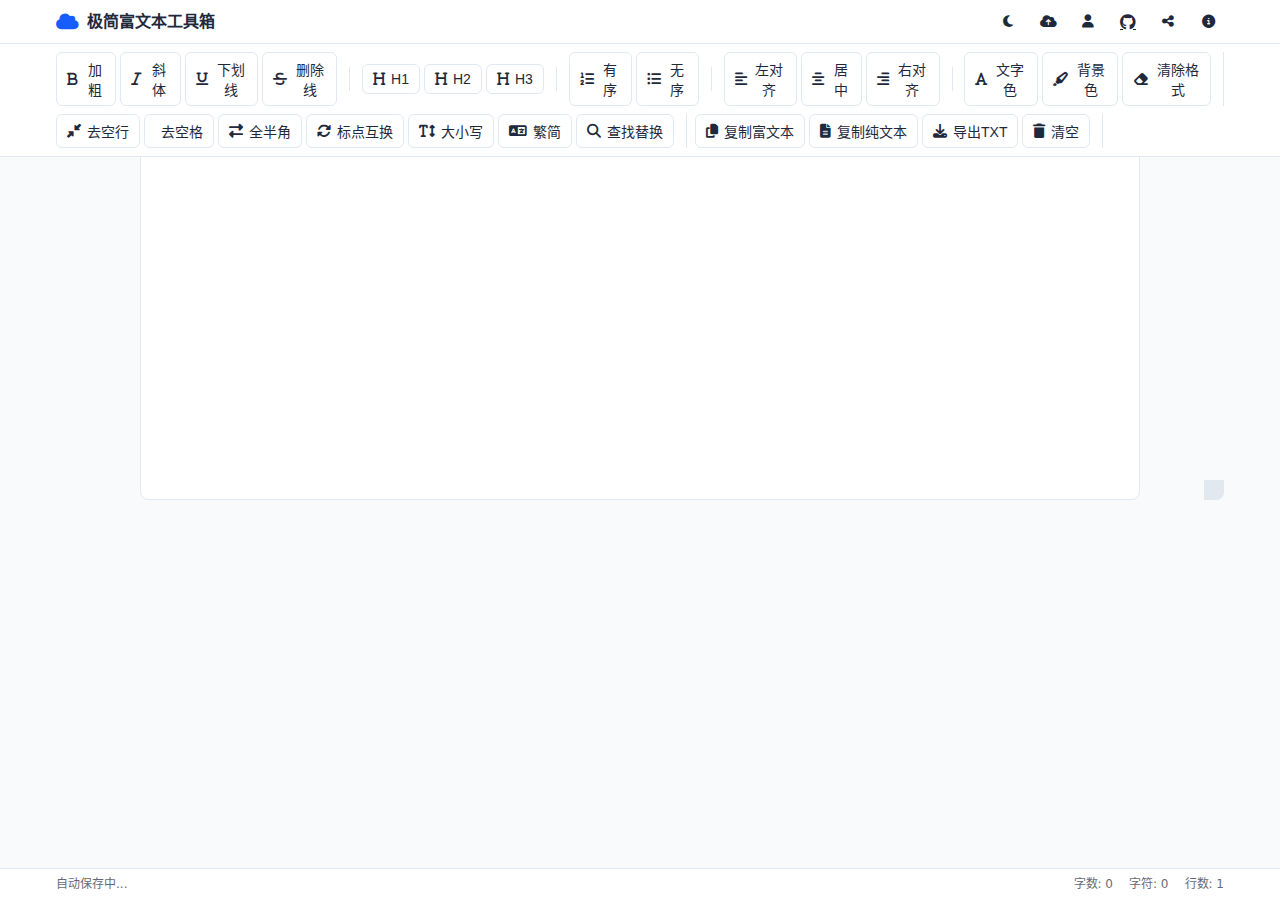
<file: index.html>
<!DOCTYPE html>
<html lang="zh-CN">
<head>
    <meta charset="UTF-8">
    <meta name="viewport" content="width=device-width, initial-scale=1.0">
    <title>云笺 - 极简富文本工具箱</title>
    <link rel="stylesheet" href="https://cdn.bootcdn.net/ajax/libs/font-awesome/6.4.0/css/all.min.css">
    <link rel="stylesheet" href="style.css">
</head>
<body>
    <!-- 顶部导航栏 -->
    <header class="navbar">
        <div class="container">
            <div class="navbar-left">
                <i class="fas fa-cloud"></i>
                <span>极简富文本工具箱</span>
            </div>
            <div class="navbar-right">
                <button id="theme-toggle" class="navbar-btn" title="切换主题">
                    <i class="fas fa-moon"></i>
                </button>
                <button id="cloud-backup" class="navbar-btn" title="云备份">
                    <i class="fas fa-cloud-upload-alt"></i>
                </button>
                <button id="user-btn" class="navbar-btn" title="用户">
                    <i class="fas fa-user"></i>
                </button>
                <a href="https://github.com/Youreln/Cloudpad" target="_blank" class="navbar-btn" title="GitHub 项目">
                    <i class="fab fa-github"></i>
                </a>
                <button id="share-btn" class="navbar-btn" title="分享">
                    <i class="fas fa-share-alt"></i>
                </button>
                <button id="about-btn" class="navbar-btn" title="关于">
                    <i class="fas fa-info-circle"></i>
                </button>
            </div>
        </div>
    </header>

    <!-- 功能工具栏 -->
    <div class="toolbar">
        <div class="container">
            <!-- 工具栏分组 - 富文本编辑 -->
            <div class="toolbar-group">
                <button class="toolbar-btn" data-command="bold" title="加粗">
                    <i class="fas fa-bold"></i>
                    <span>加粗</span>
                </button>
                <button class="toolbar-btn" data-command="italic" title="斜体">
                    <i class="fas fa-italic"></i>
                    <span>斜体</span>
                </button>
                <button class="toolbar-btn" data-command="underline" title="下划线">
                    <i class="fas fa-underline"></i>
                    <span>下划线</span>
                </button>
                <button class="toolbar-btn" data-command="strikeThrough" title="删除线">
                    <i class="fas fa-strikethrough"></i>
                    <span>删除线</span>
                </button>
                <div class="toolbar-separator"></div>
                <button class="toolbar-btn" data-command="formatBlock" data-value="<h1>" title="H1标题">
                    <i class="fas fa-heading"></i>
                    <span>H1</span>
                </button>
                <button class="toolbar-btn" data-command="formatBlock" data-value="<h2>" title="H2标题">
                    <i class="fas fa-heading"></i>
                    <span>H2</span>
                </button>
                <button class="toolbar-btn" data-command="formatBlock" data-value="<h3>" title="H3标题">
                    <i class="fas fa-heading"></i>
                    <span>H3</span>
                </button>
                <div class="toolbar-separator"></div>
                <button class="toolbar-btn" data-command="insertOrderedList" title="有序列表">
                    <i class="fas fa-list-ol"></i>
                    <span>有序</span>
                </button>
                <button class="toolbar-btn" data-command="insertUnorderedList" title="无序列表">
                    <i class="fas fa-list-ul"></i>
                    <span>无序</span>
                </button>
                <div class="toolbar-separator"></div>
                <button class="toolbar-btn" data-command="justifyLeft" title="左对齐">
                    <i class="fas fa-align-left"></i>
                    <span>左对齐</span>
                </button>
                <button class="toolbar-btn" data-command="justifyCenter" title="居中对齐">
                    <i class="fas fa-align-center"></i>
                    <span>居中</span>
                </button>
                <button class="toolbar-btn" data-command="justifyRight" title="右对齐">
                    <i class="fas fa-align-right"></i>
                    <span>右对齐</span>
                </button>
                <div class="toolbar-separator"></div>
                <button class="toolbar-btn" data-command="foreColor" title="文字颜色">
                    <i class="fas fa-font"></i>
                    <span>文字色</span>
                </button>
                <button class="toolbar-btn" data-command="hiliteColor" title="背景颜色">
                    <i class="fas fa-highlighter"></i>
                    <span>背景色</span>
                </button>
                <button class="toolbar-btn" data-command="removeFormat" title="清除格式">
                    <i class="fas fa-eraser"></i>
                    <span>清除格式</span>
                </button>
            </div>

            <!-- 工具栏分组 - 文本清洗 -->
            <div class="toolbar-group">
                <button id="remove-empty-lines" class="toolbar-btn" title="去空行">
                    <i class="fas fa-compress-alt"></i>
                    <span>去空行</span>
                </button>
                <button id="remove-spaces" class="toolbar-btn" title="去多余空格">
                    <i class="fas fa-trim"></i>
                    <span>去空格</span>
                </button>
                <button id="fullwidth-halfwidth" class="toolbar-btn" title="全角半角互换">
                    <i class="fas fa-exchange-alt"></i>
                    <span>全半角</span>
                </button>
                <button id="punctuation-swap" class="toolbar-btn" title="中英文标点互换">
                    <i class="fas fa-sync-alt"></i>
                    <span>标点互换</span>
                </button>
                <button id="case-convert" class="toolbar-btn" title="大小写转换">
                    <i class="fas fa-text-height"></i>
                    <span>大小写</span>
                </button>
                <button id="traditional-simplified" class="toolbar-btn" title="繁简转换">
                    <i class="fas fa-language"></i>
                    <span>繁简</span>
                </button>
                <button id="find-replace" class="toolbar-btn" title="查找替换">
                    <i class="fas fa-search"></i>
                    <span>查找替换</span>
                </button>
            </div>

            <!-- 工具栏分组 - 操作 -->
            <div class="toolbar-group">
                <button id="copy-rich-text" class="toolbar-btn" title="复制富文本">
                    <i class="fas fa-copy"></i>
                    <span>复制富文本</span>
                </button>
                <button id="copy-plain-text" class="toolbar-btn" title="复制纯文本">
                    <i class="fas fa-file-alt"></i>
                    <span>复制纯文本</span>
                </button>
                <button id="export-txt" class="toolbar-btn" title="导出TXT">
                    <i class="fas fa-download"></i>
                    <span>导出TXT</span>
                </button>
                <button id="clear-content" class="toolbar-btn" title="清空">
                    <i class="fas fa-trash"></i>
                    <span>清空</span>
                </button>
            </div>

            <!-- 手机端下拉菜单 -->
            <div class="toolbar-mobile">
                <select id="mobile-toolbar">
                    <option value="">选择操作</option>
                    <!-- 富文本编辑 -->
                    <option value="bold">加粗</option>
                    <option value="italic">斜体</option>
                    <option value="underline">下划线</option>
                    <option value="strikeThrough">删除线</option>
                    <option value="h1">H1标题</option>
                    <option value="h2">H2标题</option>
                    <option value="h3">H3标题</option>
                    <option value="insertOrderedList">有序列表</option>
                    <option value="insertUnorderedList">无序列表</option>
                    <option value="justifyLeft">左对齐</option>
                    <option value="justifyCenter">居中</option>
                    <option value="justifyRight">右对齐</option>
                    <option value="removeFormat">清除格式</option>
                    <!-- 文本清洗 -->
                    <option value="remove-empty-lines">去空行</option>
                    <option value="remove-spaces">去多余空格</option>
                    <option value="fullwidth-halfwidth">全角半角互换</option>
                    <option value="punctuation-swap">中英文标点互换</option>
                    <option value="case-convert">大小写转换</option>
                    <option value="traditional-simplified">繁简转换</option>
                    <option value="find-replace">查找替换</option>
                    <!-- 操作 -->
                    <option value="copy-rich-text">复制富文本</option>
                    <option value="copy-plain-text">复制纯文本</option>
                    <option value="export-txt">导出TXT</option>
                    <option value="clear-content">清空</option>
                </select>
            </div>
        </div>
    </div>

    <!-- 主编辑区 -->
    <main class="main-content">
        <div class="container">
            <div class="editor-container">
                <div id="editor" contenteditable="true"></div>
                <div class="editor-resizer"></div>
            </div>
        </div>
    </main>

    <!-- 底部状态栏 -->
    <footer class="status-bar">
        <div class="container">
            <div class="status-left">
                <span id="save-status">自动保存中...</span>
            </div>
            <div class="status-right">
                <span id="word-count">字数: 0</span>
                <span id="char-count">字符: 0</span>
                <span id="line-count">行数: 0</span>
            </div>
        </div>
    </footer>

    <!-- 操作提示 -->
    <div id="toast" class="toast"></div>

    <!-- 查找替换弹窗 -->
    <div id="find-replace-modal" class="modal">
        <div class="modal-content">
            <div class="modal-header">
                <h3>查找替换</h3>
                <button id="close-modal" class="modal-close">&times;</button>
            </div>
            <div class="modal-body">
                <div class="form-group">
                    <label for="find-text">查找:</label>
                    <input type="text" id="find-text" class="form-input">
                </div>
                <div class="form-group">
                    <label for="replace-text">替换:</label>
                    <input type="text" id="replace-text" class="form-input">
                </div>
                <div class="form-group">
                    <label>
                        <input type="checkbox" id="replace-all"> 全局替换
                    </label>
                </div>
            </div>
            <div class="modal-footer">
                <button id="find-next" class="modal-btn">查找下一个</button>
                <button id="replace-btn" class="modal-btn">替换</button>
                <button id="replace-all-btn" class="modal-btn">全部替换</button>
            </div>
        </div>
    </div>

    <!-- 大小写转换弹窗 -->
    <div id="case-modal" class="modal">
        <div class="modal-content">
            <div class="modal-header">
                <h3>大小写转换</h3>
                <button class="modal-close">&times;</button>
            </div>
            <div class="modal-body">
                <div class="form-group">
                    <button id="to-uppercase" class="modal-btn">转换为大写</button>
                    <button id="to-lowercase" class="modal-btn">转换为小写</button>
                    <button id="to-titlecase" class="modal-btn">首字母大写</button>
                </div>
            </div>
        </div>
    </div>

    <!-- 一键回到顶部 -->
    <button id="back-to-top" class="back-to-top">
        <i class="fas fa-arrow-up"></i>
    </button>

    <!-- 分享弹窗 -->
    <div id="share-modal" class="modal">
        <div class="modal-content">
            <div class="modal-header">
                <h3>分享</h3>
                <button class="modal-close share-modal-close">&times;</button>
            </div>
            <div class="modal-body">
                <div class="share-options">
                    <button id="share-link" class="share-btn">
                        <i class="fas fa-link"></i>
                        <span>复制链接</span>
                    </button>
                    <button id="share-image" class="share-btn">
                        <i class="fas fa-image"></i>
                        <span>生成图片</span>
                    </button>
                    <button id="share-system" class="share-btn">
                        <i class="fas fa-share-alt"></i>
                        <span>系统分享</span>
                    </button>
                </div>
                
                <!-- 图片样式选项 -->
                <div id="image-options" class="image-options">
                    <h4>图片样式</h4>
                    <div class="style-options">
                        <button class="style-btn active" data-style="classic">
                            <i class="fas fa-palette"></i>
                            <span>经典</span>
                        </button>
                        <button class="style-btn" data-style="modern">
                            <i class="fas fa-square"></i>
                            <span>现代</span>
                        </button>
                        <button class="style-btn" data-style="minimal">
                            <i class="fas fa-minus"></i>
                            <span>极简</span>
                        </button>
                    </div>
                    
                    <!-- 预览区域 -->
                    <div class="preview-container">
                        <canvas id="share-canvas" class="share-canvas"></canvas>
                    </div>
                    
                    <div class="image-actions">
                        <button id="generate-image" class="modal-btn">生成图片</button>
                        <button id="download-image" class="modal-btn">下载图片</button>
                    </div>
                </div>
            </div>
        </div>
    </div>

    <!-- 用户弹窗 -->
    <div id="user-modal" class="modal">
        <div class="modal-content">
            <div class="modal-header">
                <h3 id="user-modal-title">用户登录</h3>
                <button class="modal-close user-modal-close">&times;</button>
            </div>
            <div class="modal-body">
                <div id="login-form">
                    <div class="form-group">
                        <label for="login-username">用户名:</label>
                        <input type="text" id="login-username" class="form-input" placeholder="请输入用户名">
                    </div>
                    <div class="form-group">
                        <label for="login-password">密码:</label>
                        <input type="password" id="login-password" class="form-input" placeholder="请输入密码">
                    </div>
                    <div class="form-actions">
                        <button id="login-btn" class="modal-btn">登录</button>
                        <button id="switch-to-register" class="modal-btn secondary">注册</button>
                    </div>
                </div>
                
                <div id="register-form" style="display: none;">
                    <div class="form-group">
                        <label for="register-username">用户名:</label>
                        <input type="text" id="register-username" class="form-input" placeholder="请输入用户名">
                    </div>
                    <div class="form-group">
                        <label for="register-password">密码:</label>
                        <input type="password" id="register-password" class="form-input" placeholder="请输入密码">
                    </div>
                    <div class="form-group">
                        <label for="register-confirm-password">确认密码:</label>
                        <input type="password" id="register-confirm-password" class="form-input" placeholder="请确认密码">
                    </div>
                    <div class="form-actions">
                        <button id="register-btn" class="modal-btn">注册</button>
                        <button id="switch-to-login" class="modal-btn secondary">登录</button>
                    </div>
                </div>
            </div>
        </div>
    </div>

    <!-- 云备份弹窗 -->
    <div id="cloud-modal" class="modal">
        <div class="modal-content">
            <div class="modal-header">
                <h3>云备份设置</h3>
                <button class="modal-close cloud-modal-close">&times;</button>
            </div>
            <div class="modal-body">
                <div class="form-group">
                    <label for="webdav-url">服务器地址:</label>
                    <input type="text" id="webdav-url" class="form-input" placeholder="请输入 WebDAV 服务器地址">
                    <small class="form-hint">坚果云个人版: https://dav.jianguoyun.com/dav/<br>坚果云团队版: https://dav.jianguoyun.com/dav/团队名称/</small>
                </div>
                <div class="form-group">
                    <label for="webdav-username">用户名:</label>
                    <input type="text" id="webdav-username" class="form-input" placeholder="请输入用户名">
                </div>
                <div class="form-group">
                    <label for="webdav-password">密码:</label>
                    <input type="password" id="webdav-password" class="form-input" placeholder="请输入密码">
                    <small class="form-hint">坚果云用户请使用应用密码</small>
                </div>
                <div class="form-group">
                    <label>
                        <input type="checkbox" id="local-save"> 本地保存
                    </label>
                </div>
                <div class="form-group">
                    <label>
                        <input type="checkbox" id="cloud-save"> 云端保存
                    </label>
                </div>
                <div class="form-note">
                    <p><strong>⚠️ 重要提示:</strong></p>
                    <div style="background: #fff3cd; border: 1px solid #ffc107; border-radius: 4px; padding: 10px; margin: 10px 0;">
                        <p style="margin: 0 0 10px 0; color: #856404;"><strong>浏览器安全限制</strong></p>
                        <p style="margin: 0; font-size: 13px; color: #856404;">
                            由于浏览器的CORS（跨域资源共享）安全策略，纯前端应用无法直接访问坚果云的WebDAV服务。
                            坚果云服务器没有配置允许跨域访问，浏览器会阻止此类请求。
                        </p>
                    </div>
                    <p><strong>替代方案:</strong></p>
                    <ol>
                        <li><strong>使用桌面客户端:</strong> 下载坚果云桌面客户端进行文件同步</li>
                        <li><strong>使用浏览器扩展:</strong> 安装支持WebDAV的浏览器扩展（如Floccus）</li>
                        <li><strong>使用本地服务器:</strong> 在本地搭建代理服务器转发请求</li>
                        <li><strong>仅使用本地保存:</strong> 勾选"本地保存"选项，数据保存在浏览器本地</li>
                    </ol>
                    <p><strong>坚果云WebDAV设置（供参考）:</strong></p>
                    <ol>
                        <li>登录坚果云官网，进入「账户信息」→「安全选项」</li>
                        <li>在「第三方应用管理」中添加应用密码</li>
                        <li>服务器地址: https://dav.jianguoyun.com/dav/</li>
                    </ol>
                </div>
                <div class="form-group">
                    <label>
                        <input type="checkbox" id="auto-backup"> 自动云备份
                    </label>
                </div>
                <div class="form-group">
                    <label>
                        <input type="checkbox" id="show-files"> 显示已备份文件
                    </label>
                </div>
                <div class="cloud-actions">
                    <button id="save-webdav" class="modal-btn">保存设置</button>
                    <button id="test-connection" class="modal-btn secondary">测试连接</button>
                    <button id="manual-backup" class="modal-btn secondary">手动备份</button>
                </div>
                
                <!-- 已备份文件列表 -->
                <div id="backup-files" class="backup-files" style="display: none;">
                    <h4>已备份文件</h4>
                    <ul id="files-list" class="files-list"></ul>
                </div>
            </div>
        </div>
    </div>

    <script src="script.js"></script>
</body>
</html>
</file>
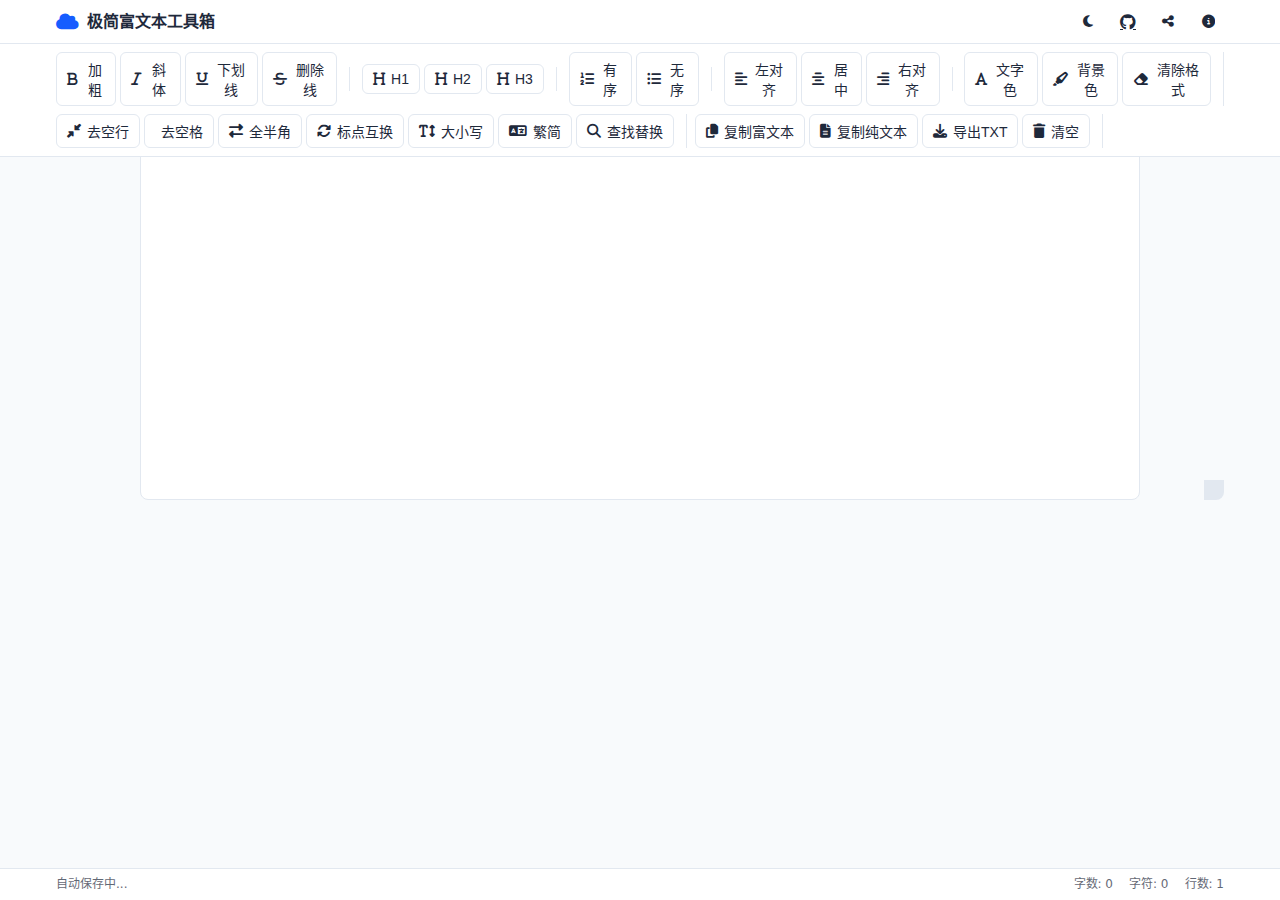
<file: web/index.html>
<!DOCTYPE html>
<html lang="zh-CN">
<head>
    <meta charset="UTF-8">
    <meta name="viewport" content="width=device-width, initial-scale=1.0">
    <title>云笺 - 极简富文本工具箱</title>
    <link rel="stylesheet" href="https://cdn.bootcdn.net/ajax/libs/font-awesome/6.4.0/css/all.min.css">
    <link rel="stylesheet" href="style.css">
</head>
<body>
    <!-- 顶部导航栏 -->
    <header class="navbar">
        <div class="container">
            <div class="navbar-left">
                <i class="fas fa-cloud"></i>
                <span>极简富文本工具箱</span>
            </div>
            <div class="navbar-right">
                <button id="theme-toggle" class="navbar-btn" title="切换主题">
                    <i class="fas fa-moon"></i>
                </button>
                <a href="https://github.com/Youreln/Cloudpad" target="_blank" class="navbar-btn" title="GitHub 项目">
                    <i class="fab fa-github"></i>
                </a>
                <button id="share-btn" class="navbar-btn" title="分享">
                    <i class="fas fa-share-alt"></i>
                </button>
                <button id="about-btn" class="navbar-btn" title="关于">
                    <i class="fas fa-info-circle"></i>
                </button>
            </div>
        </div>
    </header>

    <!-- 功能工具栏 -->
    <div class="toolbar">
        <div class="container">
            <!-- 工具栏分组 - 富文本编辑 -->
            <div class="toolbar-group">
                <button class="toolbar-btn" data-command="bold" title="加粗">
                    <i class="fas fa-bold"></i>
                    <span>加粗</span>
                </button>
                <button class="toolbar-btn" data-command="italic" title="斜体">
                    <i class="fas fa-italic"></i>
                    <span>斜体</span>
                </button>
                <button class="toolbar-btn" data-command="underline" title="下划线">
                    <i class="fas fa-underline"></i>
                    <span>下划线</span>
                </button>
                <button class="toolbar-btn" data-command="strikeThrough" title="删除线">
                    <i class="fas fa-strikethrough"></i>
                    <span>删除线</span>
                </button>
                <div class="toolbar-separator"></div>
                <button class="toolbar-btn" data-command="formatBlock" data-value="<h1>" title="H1标题">
                    <i class="fas fa-heading"></i>
                    <span>H1</span>
                </button>
                <button class="toolbar-btn" data-command="formatBlock" data-value="<h2>" title="H2标题">
                    <i class="fas fa-heading"></i>
                    <span>H2</span>
                </button>
                <button class="toolbar-btn" data-command="formatBlock" data-value="<h3>" title="H3标题">
                    <i class="fas fa-heading"></i>
                    <span>H3</span>
                </button>
                <div class="toolbar-separator"></div>
                <button class="toolbar-btn" data-command="insertOrderedList" title="有序列表">
                    <i class="fas fa-list-ol"></i>
                    <span>有序</span>
                </button>
                <button class="toolbar-btn" data-command="insertUnorderedList" title="无序列表">
                    <i class="fas fa-list-ul"></i>
                    <span>无序</span>
                </button>
                <div class="toolbar-separator"></div>
                <button class="toolbar-btn" data-command="justifyLeft" title="左对齐">
                    <i class="fas fa-align-left"></i>
                    <span>左对齐</span>
                </button>
                <button class="toolbar-btn" data-command="justifyCenter" title="居中对齐">
                    <i class="fas fa-align-center"></i>
                    <span>居中</span>
                </button>
                <button class="toolbar-btn" data-command="justifyRight" title="右对齐">
                    <i class="fas fa-align-right"></i>
                    <span>右对齐</span>
                </button>
                <div class="toolbar-separator"></div>
                <button class="toolbar-btn" data-command="foreColor" title="文字颜色">
                    <i class="fas fa-font"></i>
                    <span>文字色</span>
                </button>
                <button class="toolbar-btn" data-command="hiliteColor" title="背景颜色">
                    <i class="fas fa-highlighter"></i>
                    <span>背景色</span>
                </button>
                <button class="toolbar-btn" data-command="removeFormat" title="清除格式">
                    <i class="fas fa-eraser"></i>
                    <span>清除格式</span>
                </button>
            </div>

            <!-- 工具栏分组 - 文本清洗 -->
            <div class="toolbar-group">
                <button id="remove-empty-lines" class="toolbar-btn" title="去空行">
                    <i class="fas fa-compress-alt"></i>
                    <span>去空行</span>
                </button>
                <button id="remove-spaces" class="toolbar-btn" title="去多余空格">
                    <i class="fas fa-trim"></i>
                    <span>去空格</span>
                </button>
                <button id="fullwidth-halfwidth" class="toolbar-btn" title="全角半角互换">
                    <i class="fas fa-exchange-alt"></i>
                    <span>全半角</span>
                </button>
                <button id="punctuation-swap" class="toolbar-btn" title="中英文标点互换">
                    <i class="fas fa-sync-alt"></i>
                    <span>标点互换</span>
                </button>
                <button id="case-convert" class="toolbar-btn" title="大小写转换">
                    <i class="fas fa-text-height"></i>
                    <span>大小写</span>
                </button>
                <button id="traditional-simplified" class="toolbar-btn" title="繁简转换">
                    <i class="fas fa-language"></i>
                    <span>繁简</span>
                </button>
                <button id="find-replace" class="toolbar-btn" title="查找替换">
                    <i class="fas fa-search"></i>
                    <span>查找替换</span>
                </button>
            </div>

            <!-- 工具栏分组 - 操作 -->
            <div class="toolbar-group">
                <button id="copy-rich-text" class="toolbar-btn" title="复制富文本">
                    <i class="fas fa-copy"></i>
                    <span>复制富文本</span>
                </button>
                <button id="copy-plain-text" class="toolbar-btn" title="复制纯文本">
                    <i class="fas fa-file-alt"></i>
                    <span>复制纯文本</span>
                </button>
                <button id="export-txt" class="toolbar-btn" title="导出TXT">
                    <i class="fas fa-download"></i>
                    <span>导出TXT</span>
                </button>
                <button id="clear-content" class="toolbar-btn" title="清空">
                    <i class="fas fa-trash"></i>
                    <span>清空</span>
                </button>
            </div>

            <!-- 手机端下拉菜单 -->
            <div class="toolbar-mobile">
                <select id="mobile-toolbar">
                    <option value="">选择操作</option>
                    <!-- 富文本编辑 -->
                    <option value="bold">加粗</option>
                    <option value="italic">斜体</option>
                    <option value="underline">下划线</option>
                    <option value="strikeThrough">删除线</option>
                    <option value="h1">H1标题</option>
                    <option value="h2">H2标题</option>
                    <option value="h3">H3标题</option>
                    <option value="insertOrderedList">有序列表</option>
                    <option value="insertUnorderedList">无序列表</option>
                    <option value="justifyLeft">左对齐</option>
                    <option value="justifyCenter">居中</option>
                    <option value="justifyRight">右对齐</option>
                    <option value="removeFormat">清除格式</option>
                    <!-- 文本清洗 -->
                    <option value="remove-empty-lines">去空行</option>
                    <option value="remove-spaces">去多余空格</option>
                    <option value="fullwidth-halfwidth">全角半角互换</option>
                    <option value="punctuation-swap">中英文标点互换</option>
                    <option value="case-convert">大小写转换</option>
                    <option value="traditional-simplified">繁简转换</option>
                    <option value="find-replace">查找替换</option>
                    <!-- 操作 -->
                    <option value="copy-rich-text">复制富文本</option>
                    <option value="copy-plain-text">复制纯文本</option>
                    <option value="export-txt">导出TXT</option>
                    <option value="clear-content">清空</option>
                </select>
            </div>
        </div>
    </div>

    <!-- 主编辑区 -->
    <main class="main-content">
        <div class="container">
            <div class="editor-container">
                <div id="editor" contenteditable="true"></div>
                <div class="editor-resizer"></div>
            </div>
        </div>
    </main>

    <!-- 底部状态栏 -->
    <footer class="status-bar">
        <div class="container">
            <div class="status-left">
                <span id="save-status">自动保存中...</span>
            </div>
            <div class="status-right">
                <span id="word-count">字数: 0</span>
                <span id="char-count">字符: 0</span>
                <span id="line-count">行数: 0</span>
            </div>
        </div>
    </footer>

    <!-- 操作提示 -->
    <div id="toast" class="toast"></div>

    <!-- 查找替换弹窗 -->
    <div id="find-replace-modal" class="modal">
        <div class="modal-content">
            <div class="modal-header">
                <h3>查找替换</h3>
                <button id="close-modal" class="modal-close">&times;</button>
            </div>
            <div class="modal-body">
                <div class="form-group">
                    <label for="find-text">查找:</label>
                    <input type="text" id="find-text" class="form-input">
                </div>
                <div class="form-group">
                    <label for="replace-text">替换:</label>
                    <input type="text" id="replace-text" class="form-input">
                </div>
                <div class="form-group">
                    <label>
                        <input type="checkbox" id="replace-all"> 全局替换
                    </label>
                </div>
            </div>
            <div class="modal-footer">
                <button id="find-next" class="modal-btn">查找下一个</button>
                <button id="replace-btn" class="modal-btn">替换</button>
                <button id="replace-all-btn" class="modal-btn">全部替换</button>
            </div>
        </div>
    </div>

    <!-- 大小写转换弹窗 -->
    <div id="case-modal" class="modal">
        <div class="modal-content">
            <div class="modal-header">
                <h3>大小写转换</h3>
                <button class="modal-close">&times;</button>
            </div>
            <div class="modal-body">
                <div class="form-group">
                    <button id="to-uppercase" class="modal-btn">转换为大写</button>
                    <button id="to-lowercase" class="modal-btn">转换为小写</button>
                    <button id="to-titlecase" class="modal-btn">首字母大写</button>
                </div>
            </div>
        </div>
    </div>

    <!-- 一键回到顶部 -->
    <button id="back-to-top" class="back-to-top">
        <i class="fas fa-arrow-up"></i>
    </button>

    <!-- 分享弹窗 -->
    <div id="share-modal" class="modal">
        <div class="modal-content">
            <div class="modal-header">
                <h3>分享</h3>
                <button class="modal-close share-modal-close">&times;</button>
            </div>
            <div class="modal-body">
                <div class="share-options">
                    <button id="share-link" class="share-btn">
                        <i class="fas fa-link"></i>
                        <span>复制链接</span>
                    </button>
                    <button id="share-image" class="share-btn">
                        <i class="fas fa-image"></i>
                        <span>生成图片</span>
                    </button>
                    <button id="share-system" class="share-btn">
                        <i class="fas fa-share-alt"></i>
                        <span>系统分享</span>
                    </button>
                </div>
                
                <!-- 图片样式选项 -->
                <div id="image-options" class="image-options">
                    <h4>图片样式</h4>
                    <div class="style-options">
                        <button class="style-btn active" data-style="classic">
                            <i class="fas fa-palette"></i>
                            <span>经典</span>
                        </button>
                        <button class="style-btn" data-style="modern">
                            <i class="fas fa-square"></i>
                            <span>现代</span>
                        </button>
                        <button class="style-btn" data-style="minimal">
                            <i class="fas fa-minus"></i>
                            <span>极简</span>
                        </button>
                    </div>
                    
                    <!-- 预览区域 -->
                    <div class="preview-container">
                        <canvas id="share-canvas" class="share-canvas"></canvas>
                    </div>
                    
                    <div class="image-actions">
                        <button id="generate-image" class="modal-btn">生成图片</button>
                        <button id="download-image" class="modal-btn">下载图片</button>
                    </div>
                </div>
            </div>
        </div>
    </div>

    <script src="script.js"></script>
</body>
</html>
</file>
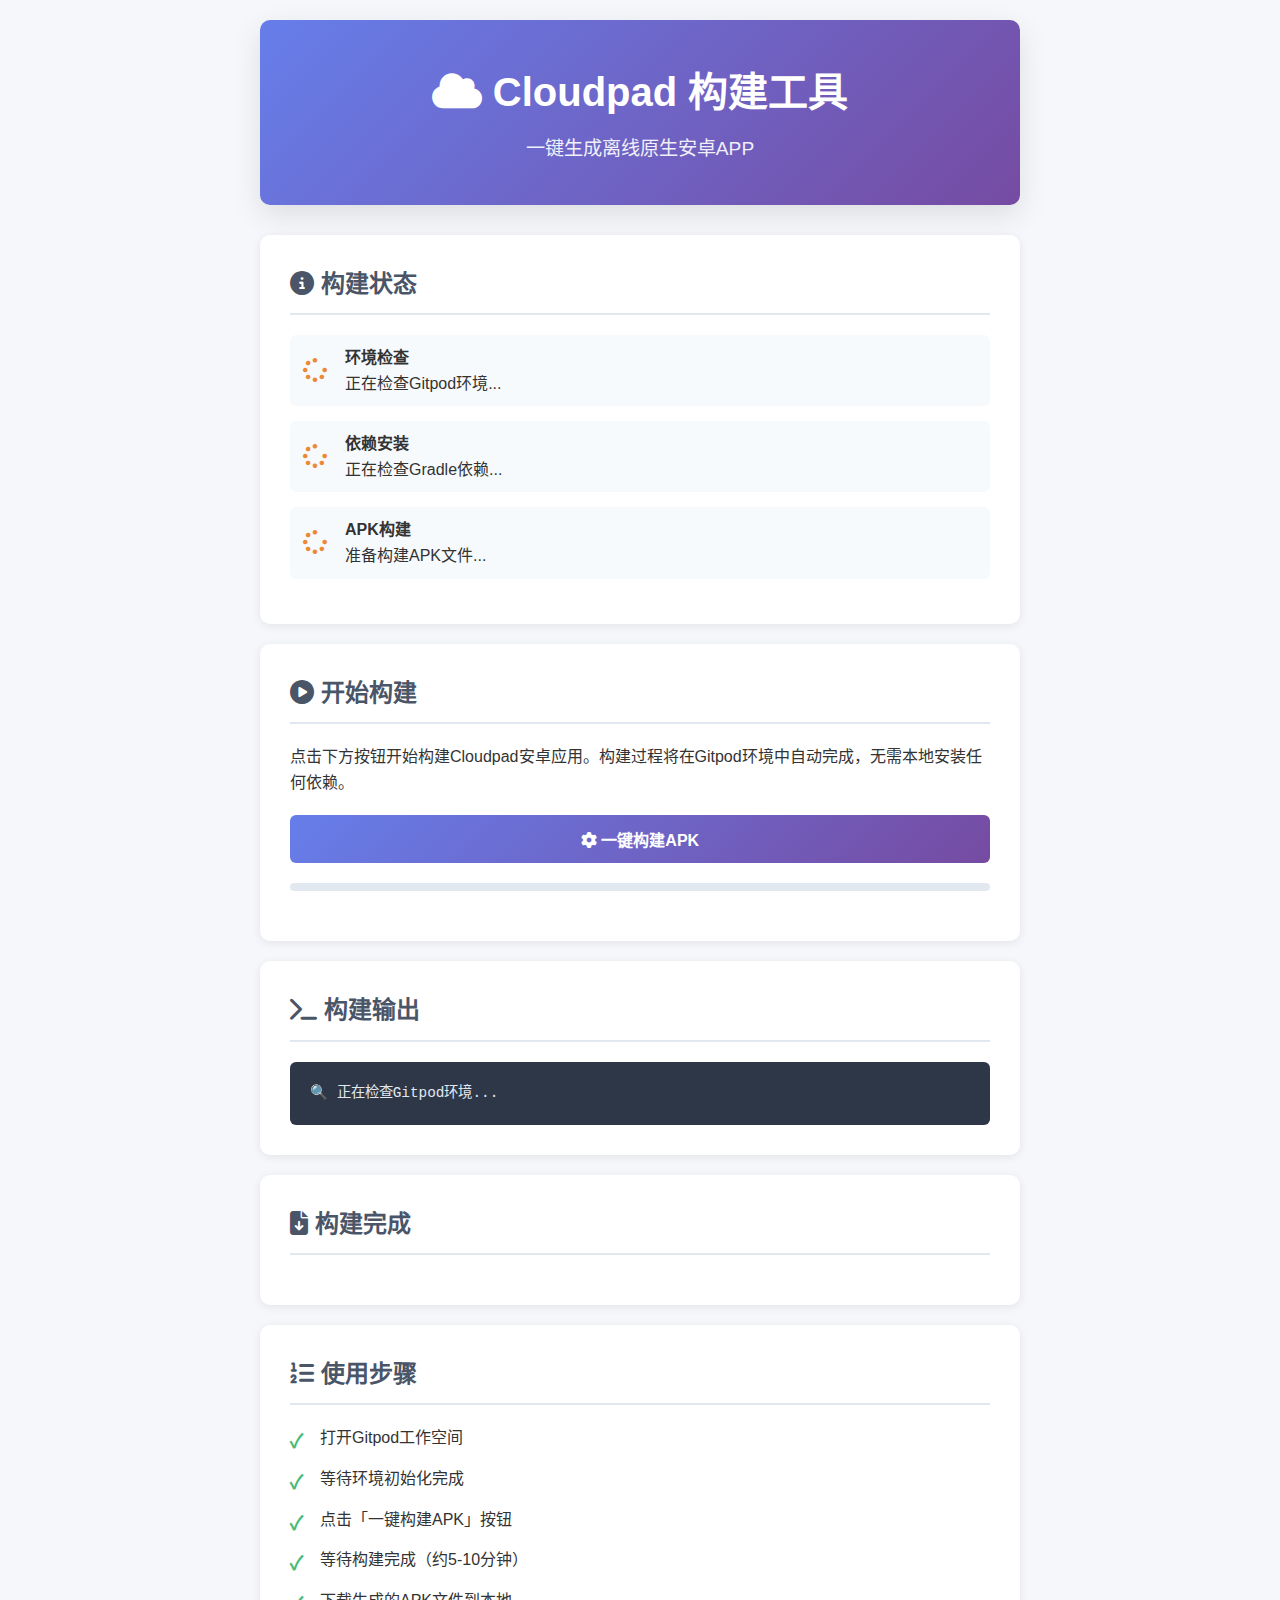
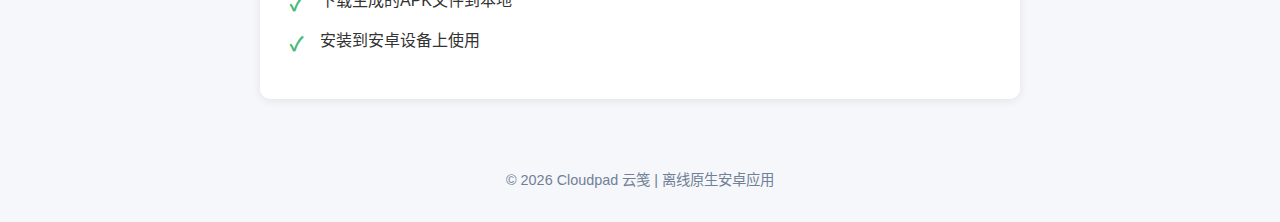
<file: build-interface.html>
<!DOCTYPE html>
<html lang="zh-CN">
<head>
    <meta charset="UTF-8">
    <meta name="viewport" content="width=device-width, initial-scale=1.0">
    <title>Cloudpad 安卓构建工具</title>
    <link rel="stylesheet" href="https://cdn.bootcdn.net/ajax/libs/font-awesome/6.4.0/css/all.min.css">
    <style>
        * {
            margin: 0;
            padding: 0;
            box-sizing: border-box;
        }

        body {
            font-family: -apple-system, BlinkMacSystemFont, 'Segoe UI', Roboto, 'Helvetica Neue', Arial, sans-serif;
            background-color: #f5f7fa;
            color: #333;
            line-height: 1.6;
        }

        .container {
            max-width: 800px;
            margin: 0 auto;
            padding: 20px;
        }

        header {
            text-align: center;
            padding: 40px 0;
            background: linear-gradient(135deg, #667eea 0%, #764ba2 100%);
            color: white;
            border-radius: 10px;
            margin-bottom: 30px;
            box-shadow: 0 10px 30px rgba(0, 0, 0, 0.1);
        }

        h1 {
            font-size: 2.5rem;
            margin-bottom: 10px;
            font-weight: 700;
        }

        .subtitle {
            font-size: 1.2rem;
            opacity: 0.9;
        }

        .card {
            background: white;
            border-radius: 10px;
            padding: 30px;
            margin-bottom: 20px;
            box-shadow: 0 2px 10px rgba(0, 0, 0, 0.08);
            transition: transform 0.3s ease;
        }

        .card:hover {
            transform: translateY(-2px);
        }

        h2 {
            color: #4a5568;
            margin-bottom: 20px;
            font-size: 1.5rem;
            border-bottom: 2px solid #e2e8f0;
            padding-bottom: 10px;
        }

        .status-item {
            display: flex;
            align-items: center;
            margin-bottom: 15px;
            padding: 10px;
            background: #f7fafc;
            border-radius: 6px;
        }

        .status-icon {
            font-size: 1.5rem;
            margin-right: 15px;
            width: 30px;
            text-align: center;
        }

        .status-text {
            flex: 1;
        }

        .status-success {
            color: #48bb78;
        }

        .status-pending {
            color: #ed8936;
        }

        .status-error {
            color: #f56565;
        }

        .btn {
            display: inline-block;
            padding: 12px 24px;
            border: none;
            border-radius: 6px;
            font-size: 1rem;
            font-weight: 600;
            cursor: pointer;
            transition: all 0.3s ease;
            text-decoration: none;
            text-align: center;
        }

        .btn-primary {
            background: linear-gradient(135deg, #667eea 0%, #764ba2 100%);
            color: white;
        }

        .btn-primary:hover {
            transform: translateY(-2px);
            box-shadow: 0 4px 12px rgba(102, 126, 234, 0.4);
        }

        .btn-secondary {
            background: #e2e8f0;
            color: #4a5568;
            margin-left: 10px;
        }

        .btn-secondary:hover {
            background: #cbd5e0;
        }

        .btn-block {
            width: 100%;
            margin-top: 20px;
        }

        .output-container {
            background: #2d3748;
            color: #e2e8f0;
            border-radius: 6px;
            padding: 20px;
            margin-top: 20px;
            font-family: 'Monaco', 'Menlo', 'Ubuntu Mono', monospace;
            font-size: 0.9rem;
            max-height: 300px;
            overflow-y: auto;
        }

        .steps {
            list-style: none;
        }

        .steps li {
            margin-bottom: 15px;
            padding-left: 30px;
            position: relative;
        }

        .steps li::before {
            content: '✓';
            position: absolute;
            left: 0;
            top: 2px;
            color: #48bb78;
            font-weight: bold;
            font-size: 1.2rem;
        }

        .apk-info {
            background: #ebf8ff;
            border-left: 4px solid #3182ce;
            padding: 15px;
            border-radius: 0 6px 6px 0;
            margin-top: 20px;
        }

        footer {
            text-align: center;
            padding: 30px 0;
            color: #718096;
            font-size: 0.9rem;
        }

        .progress-bar {
            width: 100%;
            height: 8px;
            background: #e2e8f0;
            border-radius: 4px;
            margin: 20px 0;
            overflow: hidden;
        }

        .progress-fill {
            height: 100%;
            background: linear-gradient(90deg, #667eea, #764ba2);
            border-radius: 4px;
            width: 0%;
            transition: width 0.3s ease;
        }

        @media (max-width: 768px) {
            .container {
                padding: 10px;
            }

            h1 {
                font-size: 2rem;
            }

            .card {
                padding: 20px;
            }
        }
    </style>
</head>
<body>
    <div class="container">
        <header>
            <h1><i class="fas fa-cloud"></i> Cloudpad 构建工具</h1>
            <p class="subtitle">一键生成离线原生安卓APP</p>
        </header>

        <div class="card">
            <h2><i class="fas fa-info-circle"></i> 构建状态</h2>
            <div class="status-item">
                <div class="status-icon status-pending">
                    <i class="fas fa-spinner fa-spin"></i>
                </div>
                <div class="status-text">
                    <strong>环境检查</strong>
                    <p>正在检查Gitpod环境...</p>
                </div>
            </div>
            <div class="status-item">
                <div class="status-icon status-pending">
                    <i class="fas fa-spinner fa-spin"></i>
                </div>
                <div class="status-text">
                    <strong>依赖安装</strong>
                    <p>正在检查Gradle依赖...</p>
                </div>
            </div>
            <div class="status-item">
                <div class="status-icon status-pending">
                    <i class="fas fa-spinner fa-spin"></i>
                </div>
                <div class="status-text">
                    <strong>APK构建</strong>
                    <p>准备构建APK文件...</p>
                </div>
            </div>
        </div>

        <div class="card">
            <h2><i class="fas fa-play-circle"></i> 开始构建</h2>
            <p>点击下方按钮开始构建Cloudpad安卓应用。构建过程将在Gitpod环境中自动完成，无需本地安装任何依赖。</p>
            <button class="btn btn-primary btn-block" onclick="startBuild()">
                <i class="fas fa-cog"></i> 一键构建APK
            </button>
            <div class="progress-bar">
                <div class="progress-fill" id="progressFill"></div>
            </div>
        </div>

        <div class="card">
            <h2><i class="fas fa-terminal"></i> 构建输出</h2>
            <div class="output-container" id="buildOutput">
                <p>构建日志将显示在这里...</p>
            </div>
        </div>

        <div class="card">
            <h2><i class="fas fa-file-download"></i> 构建完成</h2>
            <div class="apk-info" id="apkInfo" style="display: none;">
                <h3>🎉 APK 构建成功！</h3>
                <p><strong>文件路径:</strong> <span id="apkPath"></span></p>
                <p><strong>操作说明:</strong> 您可以在Gitpod终端中使用以下命令下载APK:</p>
                <code>cp &lt;apk路径&gt; ./cloudpad.apk</code>
                <br>
                <button class="btn btn-primary" onclick="downloadApk()" style="margin-top: 15px;">
                    <i class="fas fa-download"></i> 下载APK
                </button>
            </div>
        </div>

        <div class="card">
            <h2><i class="fas fa-list-ol"></i> 使用步骤</h2>
            <ol class="steps">
                <li>打开Gitpod工作空间</li>
                <li>等待环境初始化完成</li>
                <li>点击「一键构建APK」按钮</li>
                <li>等待构建完成（约5-10分钟）</li>
                <li>下载生成的APK文件到本地</li>
                <li>安装到安卓设备上使用</li>
            </ol>
        </div>
    </div>

    <footer>
        <p>© 2026 Cloudpad 云笺 | 离线原生安卓应用</p>
    </footer>

    <script>
        function startBuild() {
            const output = document.getElementById('buildOutput');
            const progressFill = document.getElementById('progressFill');
            const statusItems = document.querySelectorAll('.status-item');
            const apkInfo = document.getElementById('apkInfo');
            const apkPath = document.getElementById('apkPath');

            // 清空输出
            output.innerHTML = '<p>🚀 开始构建 Cloudpad 安卓应用...</p>';
            output.innerHTML += '<p>📋 构建步骤:</p>';
            output.innerHTML += '<ol>';
            output.innerHTML += '<li>环境检查</li>';
            output.innerHTML += '<li>依赖安装</li>';
            output.innerHTML += '<li>APK构建</li>';
            output.innerHTML += '<li>创建下载副本</li>';
            output.innerHTML += '</ol>';
            progressFill.style.width = '0%';

            // 显示真实的构建命令
            output.innerHTML += '<p>💻 执行以下命令开始构建:</p>';
            output.innerHTML += '<code style="background: #333; color: #fff; padding: 10px; display: block; margin: 10px 0; border-radius: 5px;">python3 build-apk.py</code>';
            output.innerHTML += '<p>🔧 或使用简化命令:</p>';
            output.innerHTML += '<code style="background: #333; color: #fff; padding: 10px; display: block; margin: 10px 0; border-radius: 5px;">./build-apk.sh</code>';
            
            // 模拟构建过程以展示步骤
            let progress = 0;
            const interval = setInterval(() => {
                progress += 5;
                progressFill.style.width = `${progress}%`;

                if (progress === 20) {
                    statusItems[0].querySelector('.status-icon').innerHTML = '<i class="fas fa-check"></i>';
                    statusItems[0].querySelector('.status-icon').className = 'status-icon status-success';
                    statusItems[0].querySelector('.status-text p').textContent = 'Gitpod环境检查完成';
                    output.innerHTML += '<p>✅ 环境检查: Gitpod环境就绪</p>';
                } else if (progress === 40) {
                    statusItems[1].querySelector('.status-icon').innerHTML = '<i class="fas fa-check"></i>';
                    statusItems[1].querySelector('.status-icon').className = 'status-icon status-success';
                    statusItems[1].querySelector('.status-text p').textContent = 'Gradle依赖检查完成';
                    output.innerHTML += '<p>✅ 依赖检查: Gradle和Android SDK已配置</p>';
                } else if (progress === 80) {
                    statusItems[2].querySelector('.status-icon').innerHTML = '<i class="fas fa-spinner fa-spin"></i>';
                    statusItems[2].querySelector('.status-icon').className = 'status-icon status-pending';
                    statusItems[2].querySelector('.status-text p').textContent = '正在构建APK...';
                    output.innerHTML += '<p>🔄 构建中: 正在编译项目，这可能需要5-10分钟</p>';
                    output.innerHTML += '<p>⏳ 请耐心等待构建完成...</p>';
                } else if (progress === 100) {
                    clearInterval(interval);
                    statusItems[2].querySelector('.status-icon').innerHTML = '<i class="fas fa-check"></i>';
                    statusItems[2].querySelector('.status-icon').className = 'status-icon status-success';
                    statusItems[2].querySelector('.status-text p').textContent = 'APK构建完成';
                    output.innerHTML += '<p>✅ 构建完成: APK文件已生成</p>';
                    
                    // 显示APK信息
                    setTimeout(() => {
                        apkPath.textContent = './app/build/outputs/apk/debug/app-debug.apk';
                        apkInfo.style.display = 'block';
                        output.innerHTML += '<p>🎉 构建流程完成！您现在可以下载APK文件。</p>';
                        
                        // 构建完成后自动尝试下载
                        output.innerHTML += '<p>📥 正在准备自动下载...</p>';
                        
                        // 延迟一秒后尝试自动下载
                        setTimeout(() => {
                            autoDownloadApk();
                        }, 1000);
                    }, 1000);
                }
            }, 200);
        }

        function downloadApk() {
            const output = document.getElementById('buildOutput');
            output.innerHTML += '<p>📥 正在准备下载APK文件...</p>';
            
            // 尝试创建下载链接
            try {
                // 构建APK文件路径
                const apkPath = './app/build/outputs/apk/debug/app-debug.apk';
                const downloadPath = './cloudpad.apk';
                
                // 显示下载信息
                output.innerHTML += '<p>💡 下载信息:</p>';
                output.innerHTML += `<p>• APK文件路径: ${apkPath}</p>`;
                output.innerHTML += `<p>• 下载副本路径: ${downloadPath}</p>`;
                
                // 显示下载步骤
                output.innerHTML += '<p>📋 下载步骤:</p>';
                output.innerHTML += '<ol>';
                output.innerHTML += '<li>在Gitpod终端中执行构建命令</li>';
                output.innerHTML += '<li>构建脚本会自动创建 cloudpad.apk 下载副本</li>';
                output.innerHTML += '<li>在Gitpod文件浏览器中找到 cloudpad.apk 文件</li>';
                output.innerHTML += '<li>右键点击文件，选择 "Download" 选项</li>';
                output.innerHTML += '<li>下载完成后即可安装到安卓设备</li>';
                output.innerHTML += '</ol>';
                
                // 显示快速命令
                output.innerHTML += '<p>⚡ 快速命令:</p>';
                output.innerHTML += '<code style="background: #333; color: #fff; padding: 10px; display: block; margin: 10px 0; border-radius: 5px;">python3 build-apk.py</code>';
                
                // 尝试创建下载链接（在支持的环境中）
                output.innerHTML += '<p>🔗 尝试直接下载:</p>';
                output.innerHTML += `<a href="${downloadPath}" class="btn btn-primary" style="margin-top: 10px;" download>直接下载 cloudpad.apk</a>`;
                
            } catch (error) {
                output.innerHTML += `<p>❌ 下载准备失败: ${error.message}</p>`;
            }
        }
        
        function autoDownloadApk() {
            const output = document.getElementById('buildOutput');
            output.innerHTML += '<p>🚀 开始自动下载APK文件...</p>';
            
            try {
                // 构建下载路径
                const downloadPath = './cloudpad.apk';
                
                // 创建下载链接
                const link = document.createElement('a');
                link.href = downloadPath;
                link.download = 'cloudpad.apk';
                link.style.display = 'none';
                
                // 添加到文档并触发点击
                document.body.appendChild(link);
                link.click();
                document.body.removeChild(link);
                
                output.innerHTML += '<p>✅ 自动下载已触发！</p>';
                output.innerHTML += '<p>💡 如果下载没有开始，请点击上方的 "直接下载" 按钮</p>';
                
            } catch (error) {
                output.innerHTML += `<p>⚠️ 自动下载失败: ${error.message}</p>`;
                output.innerHTML += '<p>💡 请手动点击 "下载APK" 按钮或按照下载步骤操作</p>';
            }
        }

        // 页面加载完成后检查环境
        window.onload = function() {
            const output = document.getElementById('buildOutput');
            output.innerHTML = '<p>🔍 正在检查Gitpod环境...</p>';
            
            // 检查环境并显示相关信息
            setTimeout(() => {
                output.innerHTML += '<p>✅ Gitpod环境就绪</p>';
                output.innerHTML += '<p>✅ Android SDK 已配置</p>';
                output.innerHTML += '<p>✅ Gradle 已安装</p>';
                output.innerHTML += '<p>📋 所有依赖已就绪，可以开始构建</p>';
                output.innerHTML += '<p>🚀 点击 "一键构建APK" 按钮开始构建过程</p>';
                
                // 更新状态图标
                const statusItems = document.querySelectorAll('.status-item');
                statusItems[0].querySelector('.status-icon').innerHTML = '<i class="fas fa-check"></i>';
                statusItems[0].querySelector('.status-icon').className = 'status-icon status-success';
                statusItems[0].querySelector('.status-text p').textContent = 'Gitpod环境就绪';
                
                statusItems[1].querySelector('.status-icon').innerHTML = '<i class="fas fa-check"></i>';
                statusItems[1].querySelector('.status-icon').className = 'status-icon status-success';
                statusItems[1].querySelector('.status-text p').textContent = '依赖已配置';
            }, 1500);
        };
        </script>
</body>
</html>
</file>
<file: style.css>
:root {
    /* 浅色模式变量 */
    --primary-color: #165DFF;
    --bg-color: #f8fafc;
    --editor-bg: #ffffff;
    --text-color: #1e293b;
    --border-color: #e2e8f0;
    --toolbar-bg: #ffffff;
    --navbar-bg: #ffffff;
    --status-bar-bg: #ffffff;
    --btn-hover-bg: #f1f5f9;
    --btn-active-bg: #e2e8f0;
    --modal-bg: #ffffff;
    --modal-overlay: rgba(0, 0, 0, 0.5);
    --toast-bg: rgba(0, 0, 0, 0.8);
    --toast-text: #ffffff;
    --shadow: 0 2px 10px rgba(0, 0, 0, 0.05);
    --transition: all 0.3s ease;
}

/* 暗黑模式变量 */
body.dark-mode {
    --primary-color: #3b82f6;
    --bg-color: #0f172a;
    --editor-bg: #1e293b;
    --text-color: #f1f5f9;
    --border-color: #334155;
    --toolbar-bg: #1e293b;
    --navbar-bg: #1e293b;
    --status-bar-bg: #1e293b;
    --btn-hover-bg: #334155;
    --btn-active-bg: #475569;
    --modal-bg: #1e293b;
    --modal-overlay: rgba(0, 0, 0, 0.8);
    --toast-bg: rgba(255, 255, 255, 0.2);
    --toast-text: #f1f5f9;
    --shadow: 0 2px 10px rgba(0, 0, 0, 0.3);
}

/* 全局样式重置 */
* {
    margin: 0;
    padding: 0;
    box-sizing: border-box;
}

body {
    font-family: system-ui, -apple-system, Segoe UI, sans-serif;
    font-size: 16px;
    line-height: 1.6;
    color: var(--text-color);
    background-color: var(--bg-color);
    transition: var(--transition);
    min-width: 320px;
    min-height: 100vh;
    display: flex;
    flex-direction: column;
}

/* 容器样式 */
.container {
    max-width: 1200px;
    margin: 0 auto;
    padding: 0 16px;
    width: 100%;
}

/* 顶部导航栏 */
.navbar {
    height: 44px;
    background-color: var(--navbar-bg);
    border-bottom: 1px solid var(--border-color);
    position: fixed;
    top: 0;
    left: 0;
    right: 0;
    z-index: 1000;
    transition: var(--transition);
}

.navbar .container {
    display: flex;
    justify-content: space-between;
    align-items: center;
    height: 100%;
}

.navbar-left {
    display: flex;
    align-items: center;
    gap: 8px;
}

.navbar-left i {
    color: var(--primary-color);
    font-size: 18px;
}

.navbar-left span {
    font-weight: 600;
    font-size: 16px;
}

.navbar-right {
    display: flex;
    align-items: center;
    gap: 8px;
}

.navbar-btn {
    width: 32px;
    height: 32px;
    border: none;
    background: transparent;
    color: var(--text-color);
    border-radius: 4px;
    cursor: pointer;
    display: flex;
    align-items: center;
    justify-content: center;
    transition: var(--transition);
}

.navbar-btn:hover {
    background-color: var(--btn-hover-bg);
}

.navbar-btn:active {
    background-color: var(--btn-active-bg);
}

/* 功能工具栏 */
.toolbar {
    background-color: var(--toolbar-bg);
    border-bottom: 1px solid var(--border-color);
    position: fixed;
    top: 44px;
    left: 0;
    right: 0;
    z-index: 999;
    transition: var(--transition);
}

.toolbar .container {
    display: flex;
    align-items: center;
    flex-wrap: wrap;
    gap: 8px;
    padding: 8px 16px;
}

.toolbar-group {
    display: flex;
    align-items: center;
    gap: 4px;
    border-right: 1px solid var(--border-color);
    padding-right: 12px;
}

.toolbar-group:last-child {
    border-right: none;
}

.toolbar-btn {
    display: flex;
    align-items: center;
    gap: 6px;
    padding: 6px 10px;
    border: 1px solid var(--border-color);
    background-color: var(--toolbar-bg);
    color: var(--text-color);
    border-radius: 6px;
    cursor: pointer;
    font-size: 14px;
    transition: var(--transition);
}

.toolbar-btn:hover {
    background-color: var(--btn-hover-bg);
    border-color: var(--primary-color);
}

.toolbar-btn:active {
    background-color: var(--btn-active-bg);
    transform: translateY(1px);
}

.toolbar-btn i {
    font-size: 14px;
}

.toolbar-separator {
    width: 1px;
    height: 24px;
    background-color: var(--border-color);
    margin: 0 8px;
}

/* 手机端工具栏 */
.toolbar-mobile {
    display: none;
    width: 100%;
    margin-top: 8px;
}

#mobile-toolbar {
    width: 100%;
    padding: 8px 12px;
    border: 1px solid var(--border-color);
    border-radius: 6px;
    background-color: var(--toolbar-bg);
    color: var(--text-color);
    font-size: 14px;
}

/* 主编辑区 */
.main-content {
    flex: 1;
    margin-top: 140px;
    margin-bottom: 32px;
    padding: 0 16px;
    transition: var(--transition);
}

.editor-container {
    position: relative;
    max-width: 100%;
    margin: 0 auto;
}

#editor {
    min-height: 400px;
    padding: 20px;
    font-size: 16px;
    line-height: 1.6;
    border: 1px solid var(--border-color);
    border-radius: 8px;
    background-color: var(--editor-bg);
    color: var(--text-color);
    outline: none;
    transition: var(--transition);
    overflow-y: auto;
}

#editor:focus {
    border-color: var(--primary-color);
    box-shadow: 0 0 0 3px rgba(22, 93, 255, 0.1);
}

/* 编辑区拖拽调整 */
.editor-resizer {
    position: absolute;
    bottom: 0;
    right: 0;
    width: 20px;
    height: 20px;
    background-color: var(--border-color);
    border-bottom-right-radius: 8px;
    cursor: ns-resize;
    display: flex;
    align-items: center;
    justify-content: center;
    font-size: 12px;
    color: var(--text-color);
    transition: var(--transition);
}

.editor-resizer:hover {
    background-color: var(--primary-color);
    color: white;
}

/* 底部状态栏 */
.status-bar {
    height: 32px;
    background-color: var(--status-bar-bg);
    border-top: 1px solid var(--border-color);
    position: fixed;
    bottom: 0;
    left: 0;
    right: 0;
    z-index: 999;
    transition: var(--transition);
}

.status-bar .container {
    display: flex;
    justify-content: space-between;
    align-items: center;
    height: 100%;
}

.status-left {
    font-size: 12px;
    color: var(--text-color);
    opacity: 0.7;
}

.status-right {
    display: flex;
    align-items: center;
    gap: 16px;
    font-size: 12px;
    color: var(--text-color);
    opacity: 0.7;
}

/* 操作提示 */
.toast {
    position: fixed;
    bottom: 50px;
    left: 50%;
    transform: translateX(-50%);
    background-color: var(--toast-bg);
    color: var(--toast-text);
    padding: 10px 16px;
    border-radius: 20px;
    font-size: 14px;
    opacity: 0;
    visibility: hidden;
    transition: var(--transition);
    z-index: 1001;
}

.toast.show {
    opacity: 1;
    visibility: visible;
}

/* 弹窗样式 */
.modal {
    position: fixed;
    top: 0;
    left: 0;
    right: 0;
    bottom: 0;
    background-color: var(--modal-overlay);
    display: flex;
    align-items: center;
    justify-content: center;
    z-index: 1002;
    opacity: 0;
    visibility: hidden;
    transition: var(--transition);
}

.modal.show {
    opacity: 1;
    visibility: visible;
}

.modal-content {
    background-color: var(--modal-bg);
    color: var(--text-color);
    border-radius: 8px;
    box-shadow: var(--shadow);
    width: 90%;
    max-width: 500px;
    max-height: 80vh;
    overflow-y: auto;
    transition: var(--transition);
}

.modal-header {
    display: flex;
    justify-content: space-between;
    align-items: center;
    padding: 16px;
    border-bottom: 1px solid var(--border-color);
}

.modal-header h3 {
    font-size: 16px;
    font-weight: 600;
}

.modal-close {
    width: 24px;
    height: 24px;
    border: none;
    background: transparent;
    color: var(--text-color);
    font-size: 20px;
    cursor: pointer;
    border-radius: 4px;
    display: flex;
    align-items: center;
    justify-content: center;
    transition: var(--transition);
}

.modal-close:hover {
    background-color: var(--btn-hover-bg);
}

.modal-body {
    padding: 16px;
}

.form-group {
    margin-bottom: 16px;
}

.form-group label {
    display: block;
    margin-bottom: 6px;
    font-size: 14px;
    font-weight: 500;
}

.form-input {
    width: 100%;
    padding: 8px 12px;
    border: 1px solid var(--border-color);
    border-radius: 6px;
    background-color: var(--editor-bg);
    color: var(--text-color);
    font-size: 14px;
    transition: var(--transition);
}

.form-input:focus {
    outline: none;
    border-color: var(--primary-color);
    box-shadow: 0 0 0 3px rgba(22, 93, 255, 0.1);
}

.modal-footer {
    display: flex;
    justify-content: flex-end;
    gap: 8px;
    padding: 16px;
    border-top: 1px solid var(--border-color);
}

.modal-btn {
    padding: 8px 16px;
    border: 1px solid var(--border-color);
    border-radius: 6px;
    background-color: var(--toolbar-bg);
    color: var(--text-color);
    cursor: pointer;
    font-size: 14px;
    transition: var(--transition);
}

.modal-btn:hover {
    background-color: var(--btn-hover-bg);
    border-color: var(--primary-color);
}

.modal-btn:active {
    background-color: var(--btn-active-bg);
}

/* 一键回到顶部 */
.back-to-top {
    position: fixed;
    bottom: 60px;
    right: 20px;
    width: 40px;
    height: 40px;
    border: none;
    border-radius: 50%;
    background-color: var(--primary-color);
    color: white;
    cursor: pointer;
    display: flex;
    align-items: center;
    justify-content: center;
    box-shadow: var(--shadow);
    opacity: 0;
    visibility: hidden;
    transition: var(--transition);
    z-index: 998;
}

.back-to-top.show {
    opacity: 1;
    visibility: visible;
}

.back-to-top:hover {
    transform: translateY(-2px);
    box-shadow: 0 4px 12px rgba(22, 93, 255, 0.3);
}

/* 分享弹窗样式 */
.share-options {
    display: flex;
    flex-wrap: wrap;
    gap: 12px;
    margin-bottom: 24px;
    padding-bottom: 20px;
    border-bottom: 1px solid var(--border-color);
}

.share-btn {
    flex: 1;
    min-width: 120px;
    padding: 12px 16px;
    border: 1px solid var(--border-color);
    border-radius: 8px;
    background-color: var(--toolbar-bg);
    color: var(--text-color);
    cursor: pointer;
    display: flex;
    flex-direction: column;
    align-items: center;
    gap: 6px;
    transition: var(--transition);
}

.share-btn:hover {
    background-color: var(--btn-hover-bg);
    border-color: var(--primary-color);
    transform: translateY(-2px);
    box-shadow: var(--shadow);
}

.share-btn i {
    font-size: 20px;
    color: var(--primary-color);
}

.share-btn span {
    font-size: 14px;
    font-weight: 500;
}

/* 图片样式选项 */
.image-options {
    display: none;
    margin-top: 20px;
}

.image-options.show {
    display: block;
}

.image-options h4 {
    font-size: 16px;
    font-weight: 600;
    margin-bottom: 12px;
}

.style-options {
    display: flex;
    gap: 8px;
    margin-bottom: 20px;
}

.style-btn {
    padding: 8px 12px;
    border: 1px solid var(--border-color);
    border-radius: 6px;
    background-color: var(--toolbar-bg);
    color: var(--text-color);
    cursor: pointer;
    display: flex;
    align-items: center;
    gap: 4px;
    transition: var(--transition);
    font-size: 14px;
}

.style-btn:hover {
    background-color: var(--btn-hover-bg);
}

.style-btn.active {
    background-color: var(--primary-color);
    color: white;
    border-color: var(--primary-color);
}

/* 预览区域 */
.preview-container {
    display: flex;
    justify-content: center;
    align-items: center;
    margin: 20px 0;
    padding: 20px;
    border: 1px solid var(--border-color);
    border-radius: 8px;
    background-color: var(--editor-bg);
    min-height: 300px;
}

.share-canvas {
    max-width: 100%;
    max-height: 400px;
    border-radius: 8px;
    box-shadow: var(--shadow);
}

/* 图片操作按钮 */
.image-actions {
    display: flex;
    gap: 12px;
    justify-content: center;
    margin-top: 20px;
}

.image-actions .modal-btn {
    flex: 1;
    max-width: 200px;
}

/* 表单操作区域 */
.form-actions {
    display: flex;
    gap: 12px;
    margin-top: 20px;
}

.form-actions .modal-btn {
    flex: 1;
}

/* 云备份操作区域 */
.cloud-actions {
    display: flex;
    flex-wrap: wrap;
    gap: 12px;
    margin-top: 24px;
    margin-bottom: 24px;
}

.cloud-actions .modal-btn {
    flex: 1;
    min-width: 120px;
}

/* 已备份文件列表 */
.backup-files {
    margin-top: 24px;
    padding-top: 20px;
    border-top: 1px solid var(--border-color);
}

.backup-files h4 {
    font-size: 16px;
    font-weight: 600;
    margin-bottom: 12px;
}

.files-list {
    list-style: none;
    max-height: 200px;
    overflow-y: auto;
}

.files-list li {
    padding: 8px 12px;
    border: 1px solid var(--border-color);
    border-radius: 6px;
    margin-bottom: 8px;
    background-color: var(--toolbar-bg);
    display: flex;
    justify-content: space-between;
    align-items: center;
}

.files-list li:hover {
    background-color: var(--btn-hover-bg);
}

.files-list .file-name {
    font-size: 14px;
    flex: 1;
    overflow: hidden;
    text-overflow: ellipsis;
    white-space: nowrap;
}

.files-list .file-actions {
    display: flex;
    gap: 4px;
}

.files-list .file-action-btn {
    width: 24px;
    height: 24px;
    border: none;
    background: transparent;
    color: var(--text-color);
    border-radius: 4px;
    cursor: pointer;
    display: flex;
    align-items: center;
    justify-content: center;
    transition: var(--transition);
}

.files-list .file-action-btn:hover {
    background-color: var(--btn-hover-bg);
    color: var(--primary-color);
}

/* 次要按钮样式 */
.modal-btn.secondary {
    background-color: var(--toolbar-bg);
    color: var(--text-color);
    border-color: var(--border-color);
}

.modal-btn.secondary:hover {
    background-color: var(--btn-hover-bg);
    border-color: var(--primary-color);
}

/* 表单提示样式 */
.form-hint {
    display: block;
    font-size: 12px;
    color: var(--text-color);
    opacity: 0.7;
    margin-top: 4px;
}

.form-note {
    margin-top: 16px;
    padding: 12px;
    background-color: var(--btn-hover-bg);
    border-radius: 6px;
    border-left: 4px solid var(--primary-color);
}

.form-note p {
    margin: 0 0 8px 0;
    font-weight: 500;
}

.form-note ol {
    margin: 0;
    padding-left: 20px;
}

.form-note li {
    margin-bottom: 4px;
    font-size: 14px;
    line-height: 1.4;
}

/* 滚动条美化 */
::-webkit-scrollbar {
    width: 8px;
    height: 8px;
}

::-webkit-scrollbar-track {
    background-color: var(--bg-color);
    border-radius: 4px;
}

::-webkit-scrollbar-thumb {
    background-color: var(--border-color);
    border-radius: 4px;
    transition: var(--transition);
}

::-webkit-scrollbar-thumb:hover {
    background-color: var(--primary-color);
}

/* 响应式设计 */
@media (max-width: 1024px) {
    .toolbar .container {
        flex-wrap: wrap;
        align-items: flex-start;
    }

    .toolbar-group {
        border-right: none;
        border-bottom: 1px solid var(--border-color);
        padding-right: 0;
        padding-bottom: 8px;
        width: 100%;
    }

    .main-content {
        margin-top: 200px;
    }
}

@media (max-width: 768px) {
    .toolbar-group {
        display: none;
    }

    .toolbar-mobile {
        display: block;
    }

    .main-content {
        margin-top: 120px;
    }

    #editor {
        min-height: 300px;
        padding: 16px;
    }

    .status-right {
        gap: 8px;
    }

    .status-right span {
        font-size: 11px;
    }
}

@media (min-width: 769px) and (max-width: 1024px) {
    .toolbar-group {
        flex-wrap: wrap;
        gap: 4px;
    }

    .toolbar-btn {
        font-size: 12px;
        padding: 4px 8px;
    }

    .toolbar-btn span {
        display: none;
    }

    .main-content {
        margin-top: 100px;
    }

    #editor {
        width: 90%;
        margin: 0 auto;
    }
}

@media (min-width: 1025px) {
    .main-content {
        margin-top: 100px;
    }

    #editor {
        max-width: 1000px;
        margin: 0 auto;
    }
}

/* 编辑区内容样式 */
#editor h1 {
    font-size: 24px;
    font-weight: 600;
    margin: 16px 0;
}

#editor h2 {
    font-size: 20px;
    font-weight: 600;
    margin: 14px 0;
}

#editor h3 {
    font-size: 18px;
    font-weight: 600;
    margin: 12px 0;
}

#editor p {
    margin: 8px 0;
}

#editor ul,
#editor ol {
    margin: 8px 0;
    padding-left: 24px;
}

#editor li {
    margin: 4px 0;
}

#editor strong {
    font-weight: 600;
}

#editor em {
    font-style: italic;
}

#editor u {
    text-decoration: underline;
}

#editor s {
    text-decoration: line-through;
}
</file>
<file: web/style.css>
:root {
    /* 浅色模式变量 */
    --primary-color: #165DFF;
    --bg-color: #f8fafc;
    --editor-bg: #ffffff;
    --text-color: #1e293b;
    --border-color: #e2e8f0;
    --toolbar-bg: #ffffff;
    --navbar-bg: #ffffff;
    --status-bar-bg: #ffffff;
    --btn-hover-bg: #f1f5f9;
    --btn-active-bg: #e2e8f0;
    --modal-bg: #ffffff;
    --modal-overlay: rgba(0, 0, 0, 0.5);
    --toast-bg: rgba(0, 0, 0, 0.8);
    --toast-text: #ffffff;
    --shadow: 0 2px 10px rgba(0, 0, 0, 0.05);
    --transition: all 0.3s ease;
}

/* 暗黑模式变量 */
body.dark-mode {
    --primary-color: #3b82f6;
    --bg-color: #0f172a;
    --editor-bg: #1e293b;
    --text-color: #f1f5f9;
    --border-color: #334155;
    --toolbar-bg: #1e293b;
    --navbar-bg: #1e293b;
    --status-bar-bg: #1e293b;
    --btn-hover-bg: #334155;
    --btn-active-bg: #475569;
    --modal-bg: #1e293b;
    --modal-overlay: rgba(0, 0, 0, 0.8);
    --toast-bg: rgba(255, 255, 255, 0.2);
    --toast-text: #f1f5f9;
    --shadow: 0 2px 10px rgba(0, 0, 0, 0.3);
}

/* 全局样式重置 */
* {
    margin: 0;
    padding: 0;
    box-sizing: border-box;
}

body {
    font-family: system-ui, -apple-system, Segoe UI, sans-serif;
    font-size: 16px;
    line-height: 1.6;
    color: var(--text-color);
    background-color: var(--bg-color);
    transition: var(--transition);
    min-width: 320px;
    min-height: 100vh;
    display: flex;
    flex-direction: column;
}

/* 容器样式 */
.container {
    max-width: 1200px;
    margin: 0 auto;
    padding: 0 16px;
    width: 100%;
}

/* 顶部导航栏 */
.navbar {
    height: 44px;
    background-color: var(--navbar-bg);
    border-bottom: 1px solid var(--border-color);
    position: fixed;
    top: 0;
    left: 0;
    right: 0;
    z-index: 1000;
    transition: var(--transition);
}

.navbar .container {
    display: flex;
    justify-content: space-between;
    align-items: center;
    height: 100%;
}

.navbar-left {
    display: flex;
    align-items: center;
    gap: 8px;
}

.navbar-left i {
    color: var(--primary-color);
    font-size: 18px;
}

.navbar-left span {
    font-weight: 600;
    font-size: 16px;
}

.navbar-right {
    display: flex;
    align-items: center;
    gap: 8px;
}

.navbar-btn {
    width: 32px;
    height: 32px;
    border: none;
    background: transparent;
    color: var(--text-color);
    border-radius: 4px;
    cursor: pointer;
    display: flex;
    align-items: center;
    justify-content: center;
    transition: var(--transition);
}

.navbar-btn:hover {
    background-color: var(--btn-hover-bg);
}

.navbar-btn:active {
    background-color: var(--btn-active-bg);
}

/* 功能工具栏 */
.toolbar {
    background-color: var(--toolbar-bg);
    border-bottom: 1px solid var(--border-color);
    position: fixed;
    top: 44px;
    left: 0;
    right: 0;
    z-index: 999;
    transition: var(--transition);
}

.toolbar .container {
    display: flex;
    align-items: center;
    flex-wrap: wrap;
    gap: 8px;
    padding: 8px 16px;
}

.toolbar-group {
    display: flex;
    align-items: center;
    gap: 4px;
    border-right: 1px solid var(--border-color);
    padding-right: 12px;
}

.toolbar-group:last-child {
    border-right: none;
}

.toolbar-btn {
    display: flex;
    align-items: center;
    gap: 6px;
    padding: 6px 10px;
    border: 1px solid var(--border-color);
    background-color: var(--toolbar-bg);
    color: var(--text-color);
    border-radius: 6px;
    cursor: pointer;
    font-size: 14px;
    transition: var(--transition);
}

.toolbar-btn:hover {
    background-color: var(--btn-hover-bg);
    border-color: var(--primary-color);
}

.toolbar-btn:active {
    background-color: var(--btn-active-bg);
    transform: translateY(1px);
}

.toolbar-btn i {
    font-size: 14px;
}

.toolbar-separator {
    width: 1px;
    height: 24px;
    background-color: var(--border-color);
    margin: 0 8px;
}

/* 手机端工具栏 */
.toolbar-mobile {
    display: none;
    width: 100%;
    margin-top: 8px;
}

#mobile-toolbar {
    width: 100%;
    padding: 8px 12px;
    border: 1px solid var(--border-color);
    border-radius: 6px;
    background-color: var(--toolbar-bg);
    color: var(--text-color);
    font-size: 14px;
}

/* 主编辑区 */
.main-content {
    flex: 1;
    margin-top: 140px;
    margin-bottom: 32px;
    padding: 0 16px;
    transition: var(--transition);
}

.editor-container {
    position: relative;
    max-width: 100%;
    margin: 0 auto;
}

#editor {
    min-height: 400px;
    padding: 20px;
    font-size: 16px;
    line-height: 1.6;
    border: 1px solid var(--border-color);
    border-radius: 8px;
    background-color: var(--editor-bg);
    color: var(--text-color);
    outline: none;
    transition: var(--transition);
    overflow-y: auto;
}

#editor:focus {
    border-color: var(--primary-color);
    box-shadow: 0 0 0 3px rgba(22, 93, 255, 0.1);
}

/* 编辑区拖拽调整 */
.editor-resizer {
    position: absolute;
    bottom: 0;
    right: 0;
    width: 20px;
    height: 20px;
    background-color: var(--border-color);
    border-bottom-right-radius: 8px;
    cursor: ns-resize;
    display: flex;
    align-items: center;
    justify-content: center;
    font-size: 12px;
    color: var(--text-color);
    transition: var(--transition);
}

.editor-resizer:hover {
    background-color: var(--primary-color);
    color: white;
}

/* 底部状态栏 */
.status-bar {
    height: 32px;
    background-color: var(--status-bar-bg);
    border-top: 1px solid var(--border-color);
    position: fixed;
    bottom: 0;
    left: 0;
    right: 0;
    z-index: 999;
    transition: var(--transition);
}

.status-bar .container {
    display: flex;
    justify-content: space-between;
    align-items: center;
    height: 100%;
}

.status-left {
    font-size: 12px;
    color: var(--text-color);
    opacity: 0.7;
}

.status-right {
    display: flex;
    align-items: center;
    gap: 16px;
    font-size: 12px;
    color: var(--text-color);
    opacity: 0.7;
}

/* 操作提示 */
.toast {
    position: fixed;
    bottom: 50px;
    left: 50%;
    transform: translateX(-50%);
    background-color: var(--toast-bg);
    color: var(--toast-text);
    padding: 10px 16px;
    border-radius: 20px;
    font-size: 14px;
    opacity: 0;
    visibility: hidden;
    transition: var(--transition);
    z-index: 1001;
}

.toast.show {
    opacity: 1;
    visibility: visible;
}

/* 弹窗样式 */
.modal {
    position: fixed;
    top: 0;
    left: 0;
    right: 0;
    bottom: 0;
    background-color: var(--modal-overlay);
    display: flex;
    align-items: center;
    justify-content: center;
    z-index: 1002;
    opacity: 0;
    visibility: hidden;
    transition: var(--transition);
}

.modal.show {
    opacity: 1;
    visibility: visible;
}

.modal-content {
    background-color: var(--modal-bg);
    color: var(--text-color);
    border-radius: 8px;
    box-shadow: var(--shadow);
    width: 90%;
    max-width: 500px;
    max-height: 80vh;
    overflow-y: auto;
    transition: var(--transition);
}

.modal-header {
    display: flex;
    justify-content: space-between;
    align-items: center;
    padding: 16px;
    border-bottom: 1px solid var(--border-color);
}

.modal-header h3 {
    font-size: 16px;
    font-weight: 600;
}

.modal-close {
    width: 24px;
    height: 24px;
    border: none;
    background: transparent;
    color: var(--text-color);
    font-size: 20px;
    cursor: pointer;
    border-radius: 4px;
    display: flex;
    align-items: center;
    justify-content: center;
    transition: var(--transition);
}

.modal-close:hover {
    background-color: var(--btn-hover-bg);
}

.modal-body {
    padding: 16px;
}

.form-group {
    margin-bottom: 16px;
}

.form-group label {
    display: block;
    margin-bottom: 6px;
    font-size: 14px;
    font-weight: 500;
}

.form-input {
    width: 100%;
    padding: 8px 12px;
    border: 1px solid var(--border-color);
    border-radius: 6px;
    background-color: var(--editor-bg);
    color: var(--text-color);
    font-size: 14px;
    transition: var(--transition);
}

.form-input:focus {
    outline: none;
    border-color: var(--primary-color);
    box-shadow: 0 0 0 3px rgba(22, 93, 255, 0.1);
}

.modal-footer {
    display: flex;
    justify-content: flex-end;
    gap: 8px;
    padding: 16px;
    border-top: 1px solid var(--border-color);
}

.modal-btn {
    padding: 8px 16px;
    border: 1px solid var(--border-color);
    border-radius: 6px;
    background-color: var(--toolbar-bg);
    color: var(--text-color);
    cursor: pointer;
    font-size: 14px;
    transition: var(--transition);
}

.modal-btn:hover {
    background-color: var(--btn-hover-bg);
    border-color: var(--primary-color);
}

.modal-btn:active {
    background-color: var(--btn-active-bg);
}

/* 一键回到顶部 */
.back-to-top {
    position: fixed;
    bottom: 60px;
    right: 20px;
    width: 40px;
    height: 40px;
    border: none;
    border-radius: 50%;
    background-color: var(--primary-color);
    color: white;
    cursor: pointer;
    display: flex;
    align-items: center;
    justify-content: center;
    box-shadow: var(--shadow);
    opacity: 0;
    visibility: hidden;
    transition: var(--transition);
    z-index: 998;
}

.back-to-top.show {
    opacity: 1;
    visibility: visible;
}

.back-to-top:hover {
    transform: translateY(-2px);
    box-shadow: 0 4px 12px rgba(22, 93, 255, 0.3);
}

/* 分享弹窗样式 */
.share-options {
    display: flex;
    flex-wrap: wrap;
    gap: 12px;
    margin-bottom: 24px;
    padding-bottom: 20px;
    border-bottom: 1px solid var(--border-color);
}

.share-btn {
    flex: 1;
    min-width: 120px;
    padding: 12px 16px;
    border: 1px solid var(--border-color);
    border-radius: 8px;
    background-color: var(--toolbar-bg);
    color: var(--text-color);
    cursor: pointer;
    display: flex;
    flex-direction: column;
    align-items: center;
    gap: 6px;
    transition: var(--transition);
}

.share-btn:hover {
    background-color: var(--btn-hover-bg);
    border-color: var(--primary-color);
    transform: translateY(-2px);
    box-shadow: var(--shadow);
}

.share-btn i {
    font-size: 20px;
    color: var(--primary-color);
}

.share-btn span {
    font-size: 14px;
    font-weight: 500;
}

/* 图片样式选项 */
.image-options {
    display: none;
    margin-top: 20px;
}

.image-options.show {
    display: block;
}

.image-options h4 {
    font-size: 16px;
    font-weight: 600;
    margin-bottom: 12px;
}

.style-options {
    display: flex;
    gap: 8px;
    margin-bottom: 20px;
}

.style-btn {
    padding: 8px 12px;
    border: 1px solid var(--border-color);
    border-radius: 6px;
    background-color: var(--toolbar-bg);
    color: var(--text-color);
    cursor: pointer;
    display: flex;
    align-items: center;
    gap: 4px;
    transition: var(--transition);
    font-size: 14px;
}

.style-btn:hover {
    background-color: var(--btn-hover-bg);
}

.style-btn.active {
    background-color: var(--primary-color);
    color: white;
    border-color: var(--primary-color);
}

/* 预览区域 */
.preview-container {
    display: flex;
    justify-content: center;
    align-items: center;
    margin: 20px 0;
    padding: 20px;
    border: 1px solid var(--border-color);
    border-radius: 8px;
    background-color: var(--editor-bg);
    min-height: 300px;
}

.share-canvas {
    max-width: 100%;
    max-height: 400px;
    border-radius: 8px;
    box-shadow: var(--shadow);
}

/* 图片操作按钮 */
.image-actions {
    display: flex;
    gap: 12px;
    justify-content: center;
    margin-top: 20px;
}

.image-actions .modal-btn {
    flex: 1;
    max-width: 200px;
}

/* 滚动条美化 */
::-webkit-scrollbar {
    width: 8px;
    height: 8px;
}

::-webkit-scrollbar-track {
    background-color: var(--bg-color);
    border-radius: 4px;
}

::-webkit-scrollbar-thumb {
    background-color: var(--border-color);
    border-radius: 4px;
    transition: var(--transition);
}

::-webkit-scrollbar-thumb:hover {
    background-color: var(--primary-color);
}

/* 响应式设计 */
@media (max-width: 1024px) {
    .toolbar .container {
        flex-wrap: wrap;
        align-items: flex-start;
    }

    .toolbar-group {
        border-right: none;
        border-bottom: 1px solid var(--border-color);
        padding-right: 0;
        padding-bottom: 8px;
        width: 100%;
    }

    .main-content {
        margin-top: 200px;
    }
}

@media (max-width: 768px) {
    .toolbar-group {
        display: none;
    }

    .toolbar-mobile {
        display: block;
    }

    .main-content {
        margin-top: 120px;
    }

    #editor {
        min-height: 300px;
        padding: 16px;
    }

    .status-right {
        gap: 8px;
    }

    .status-right span {
        font-size: 11px;
    }
}

@media (min-width: 769px) and (max-width: 1024px) {
    .toolbar-group {
        flex-wrap: wrap;
        gap: 4px;
    }

    .toolbar-btn {
        font-size: 12px;
        padding: 4px 8px;
    }

    .toolbar-btn span {
        display: none;
    }

    .main-content {
        margin-top: 100px;
    }

    #editor {
        width: 90%;
        margin: 0 auto;
    }
}

@media (min-width: 1025px) {
    .main-content {
        margin-top: 100px;
    }

    #editor {
        max-width: 1000px;
        margin: 0 auto;
    }
}

/* 编辑区内容样式 */
#editor h1 {
    font-size: 24px;
    font-weight: 600;
    margin: 16px 0;
}

#editor h2 {
    font-size: 20px;
    font-weight: 600;
    margin: 14px 0;
}

#editor h3 {
    font-size: 18px;
    font-weight: 600;
    margin: 12px 0;
}

#editor p {
    margin: 8px 0;
}

#editor ul,
#editor ol {
    margin: 8px 0;
    padding-left: 24px;
}

#editor li {
    margin: 4px 0;
}

#editor strong {
    font-weight: 600;
}

#editor em {
    font-style: italic;
}

#editor u {
    text-decoration: underline;
}

#editor s {
    text-decoration: line-through;
}
</file>
